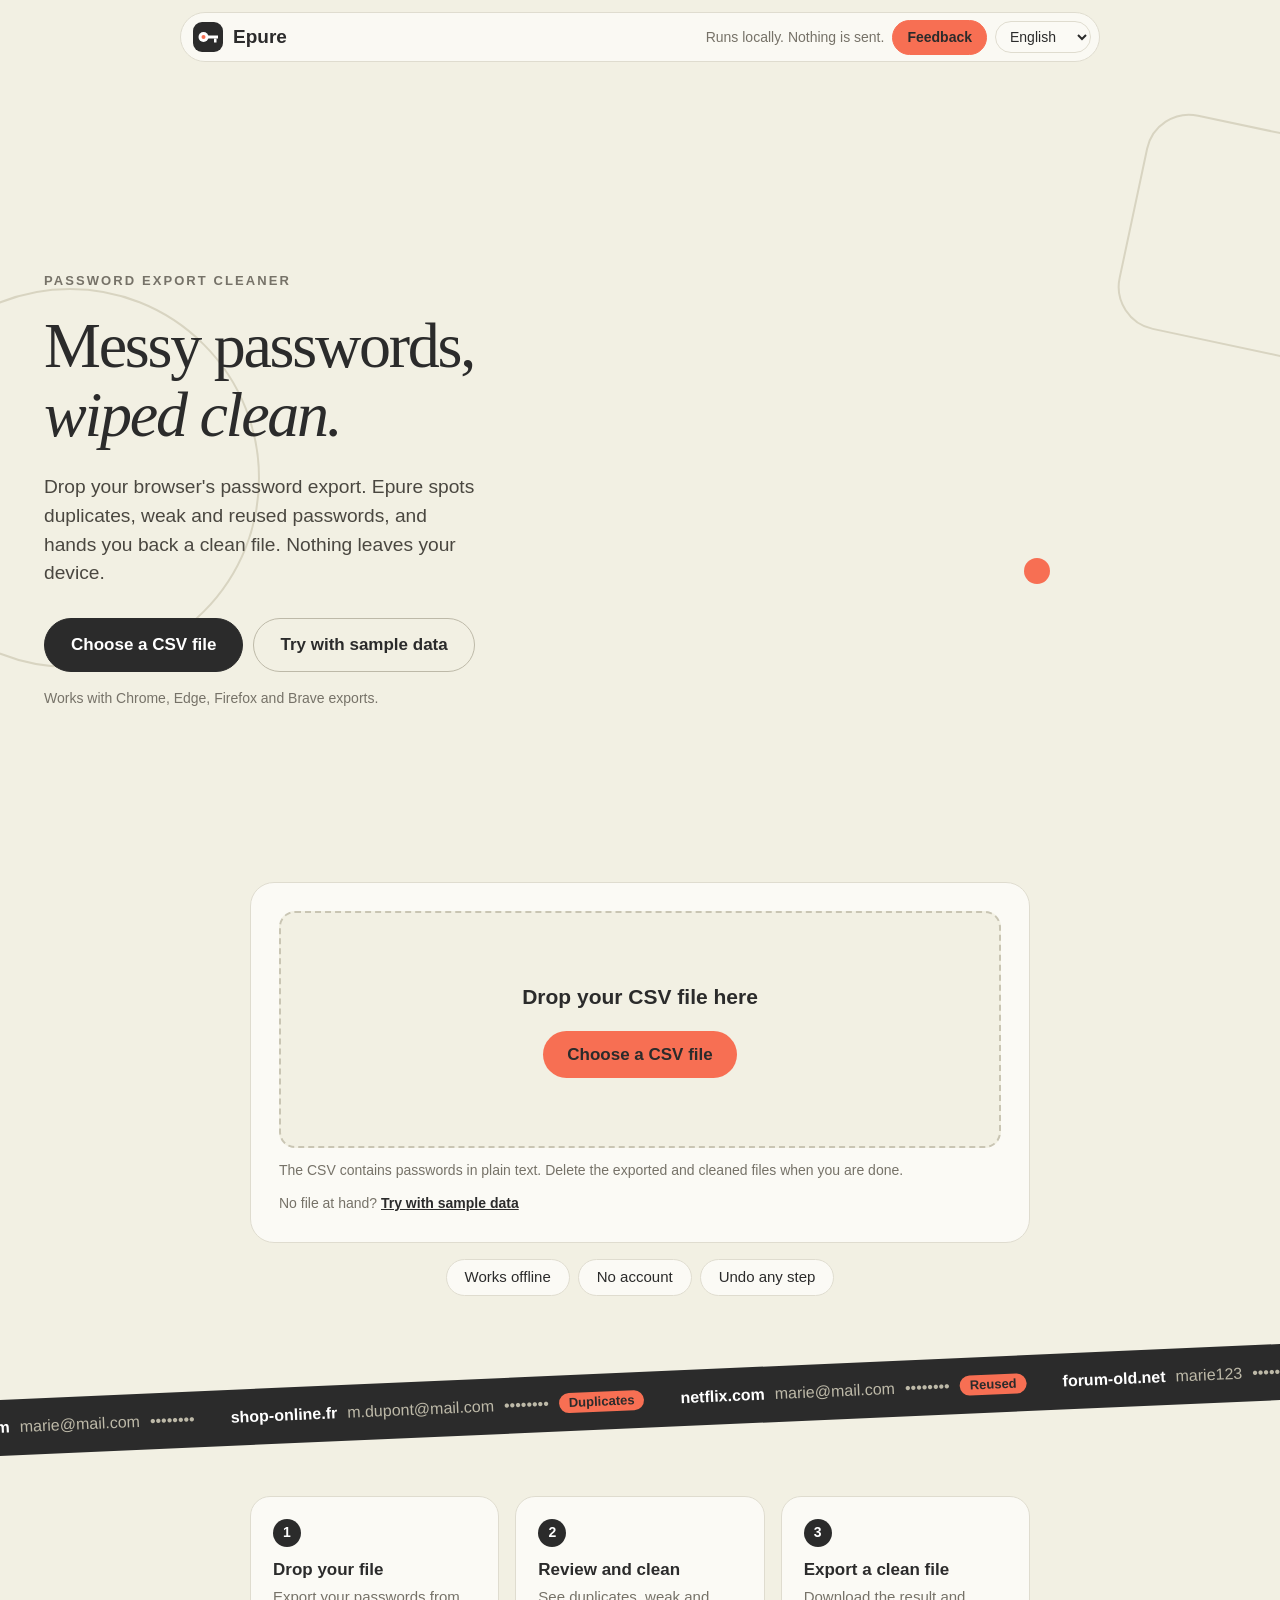
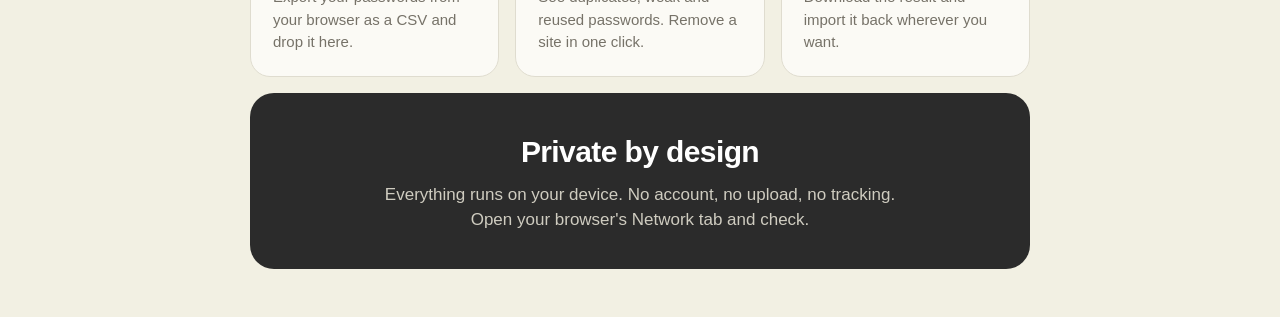
<file: index.html>
<!DOCTYPE html>
<html lang="en">
<head>
  <meta charset="utf-8">
  <meta name="viewport" content="width=device-width, initial-scale=1, viewport-fit=cover">
  <title>Epure</title>
  <!-- Tab icon: the same key logo as the header, as a file next to this page (works from disk too) -->
  <link rel="icon" href="icon.svg" type="image/svg+xml">
  <link rel="stylesheet" href="css/style.css">
</head>
<body>

<!--
  How text works on this page:
  Elements are written empty here. JavaScript fills them in the chosen language (see js/i18n.js).
    data-text="key"        -> the element's text
    data-placeholder="key" -> the placeholder of an input
    data-aria-label="key"  -> the label read by screen readers
-->

<!-- ===== Header ===== -->
<header>
  <div class="header-bar">
    <button class="logo" id="home-button" data-aria-label="backHome">
      <svg width="30" height="30" viewBox="0 0 30 30" aria-hidden="true">
        <rect width="30" height="30" rx="9" fill="#2b2b2b"/>
        <circle cx="10.5" cy="15" r="5" fill="#fff"/>
        <circle cx="10.5" cy="15" r="2" fill="#f76f53"/>
        <rect x="15" y="13.5" width="10" height="3" fill="#fff"/>
        <rect x="21" y="16.5" width="2.5" height="4" fill="#fff"/>
      </svg>
      <span>Epure</span>
    </button>
    <span class="header-local" data-text="headerLocal"></span>
    <div class="header-end">
      <a class="feedback-button" id="feedback-link" data-text="feedback" target="_blank" rel="noopener" hidden></a>
      <select id="language" aria-label="Language">
        <option value="en">English</option>
        <option value="fr">Français</option>
        <option value="es">Español</option>
      </select>
    </div>
  </div>
</header>

<!-- ===== Hero (home screen only) ===== -->
<section class="hero" id="hero">
  <div class="hero-content">
    <p class="eyebrow" data-text="heroEyebrow"></p>
    <h1>
      <span class="line" data-text="heroTitleLine1"></span>
      <span class="line italic" data-text="heroTitleLine2"></span>
    </h1>
    <p class="hero-text" data-text="heroText"></p>
    <div class="hero-buttons">
      <!-- A <label for="file-input"> opens the file picker of that input when clicked -->
      <label class="dark-button" for="file-input" data-text="chooseFile"></label>
      <button class="dark-button outline" id="try-sample" data-text="trySample"></button>
    </div>
    <small data-text="heroNote"></small>
  </div>
  <div class="hero-video" aria-hidden="true">
    <video id="hero-video" src="assets/hero.mp4" autoplay muted loop playsinline preload="auto"></video>
  </div>
</section>

<!-- ===== Main area =====
     "home-mode" = home screen. app.js removes it once a file is loaded (work mode). -->
<main class="home-mode">

  <!-- Sidebar (work mode only) -->
  <aside>
    <div class="card" id="summary-card" hidden>
      <h2 data-text="summaryTitle"></h2>
      <div class="stat"><span data-text="statEntries"></span><b id="stat-all">0</b></div>
      <div class="stat"><span data-text="statDuplicates"></span><b id="stat-duplicates">0</b></div>
      <div class="stat"><span data-text="statWeak"></span><b id="stat-weak">0</b></div>
      <div class="stat"><span data-text="statReused"></span><b id="stat-reused">0</b></div>
      <div class="stat"><span data-text="statEmpty"></span><b id="stat-empty">0</b></div>
    </div>
    <div class="card" id="top-sites-card" hidden>
      <h2 data-text="topSitesTitle"></h2>
      <div id="top-sites-list"></div>
    </div>
  </aside>

  <section>
    <p class="sample-banner" id="sample-banner" data-text="sampleBanner" hidden></p>

    <!-- Status message after each action, with an Undo button -->
    <div class="message" id="message" role="status" hidden>
      <span id="message-text"></span>
      <button id="undo-button" data-text="undo"></button>
    </div>

    <!-- Import card (both modes) -->
    <div class="card" id="import-card">
      <h2 data-text="importTitle"></h2>
      <label class="drop-zone" id="drop-zone">
        <b data-text="dropTitle"></b>
        <span class="fake-button" data-text="chooseFile"></span>
        <input type="file" id="file-input" accept=".csv,text/csv">
      </label>
      <p class="small-note" data-text="plainTextWarning"></p>
      <p class="small-note">
        <span data-text="noFileAtHand"></span>
        <button class="inline-link" id="try-sample-link" data-text="trySample"></button>
      </p>
    </div>

    <!-- Presentation sections (home mode only) -->
    <div class="pills home-only">
      <span data-text="pillOffline"></span>
      <span data-text="pillNoAccount"></span>
      <span data-text="pillUndo"></span>
    </div>

    <div class="ribbon home-only" aria-hidden="true">
      <div class="ribbon-band"><div class="ribbon-track" id="ribbon-track"></div></div>
    </div>

    <div class="steps home-only" id="how-it-works">
      <div class="step"><span class="step-number">1</span><b data-text="step1Title"></b><p data-text="step1Text"></p></div>
      <div class="step"><span class="step-number">2</span><b data-text="step2Title"></b><p data-text="step2Text"></p></div>
      <div class="step"><span class="step-number">3</span><b data-text="step3Title"></b><p data-text="step3Text"></p></div>
    </div>

    <div class="trust home-only">
      <b data-text="trustTitle"></b>
      <p data-text="trustText"></p>
    </div>

    <!-- Workspace (work mode only) -->
    <div id="workspace" hidden>

      <!-- Shown after an export -->
      <div class="card feedback-card" id="feedback-card" hidden>
        <div>
          <b data-text="feedbackCardTitle"></b>
          <span class="muted" data-text="feedbackCardText"></span>
        </div>
        <div class="button-group">
          <a class="dark-button" id="feedback-card-link" data-text="giveFeedback" target="_blank" rel="noopener"></a>
          <button class="secondary" id="feedback-card-close" data-text="close"></button>
        </div>
      </div>

      <!-- Clean up tools -->
      <div class="card">
        <h2 data-text="cleanUpTitle"></h2>

        <div class="tool">
          <div><b data-text="removeSiteTitle"></b><span class="muted" data-text="removeSiteText"></span></div>
          <span></span>
          <div class="input-row">
            <input type="text" id="site-input" class="grow" autocomplete="off" spellcheck="false" data-placeholder="siteExample" data-aria-label="columnSite">
            <span class="muted" id="site-match-count"></span>
            <button id="remove-site" data-text="remove" disabled></button>
            <!-- data-undo: this small Undo only works right after the matching action -->
            <button class="secondary" data-undo="site" data-text="undo" disabled></button>
          </div>
        </div>

        <div class="tool">
          <div><b data-text="removeDuplicatesTitle"></b><span class="muted" data-text="removeDuplicatesText"></span></div>
          <div class="button-group">
            <button class="secondary" id="remove-duplicates" data-text="remove"></button>
            <button class="secondary" data-undo="duplicates" data-text="undo" disabled></button>
          </div>
        </div>

        <div class="tool">
          <div><b data-text="removeEmptyTitle"></b><span class="muted" data-text="removeEmptyText"></span></div>
          <div class="button-group">
            <button class="secondary" id="remove-empty" data-text="remove"></button>
            <button class="secondary" data-undo="empty" data-text="undo" disabled></button>
          </div>
        </div>

        <!-- One form for both adding and editing (see the "Add / edit" section of app.js) -->
        <div class="tool" id="entry-form">
          <div><b id="entry-form-title"></b><span class="muted" data-text="addEntryText"></span></div>
          <span></span>
          <div class="input-row">
            <input type="text" id="entry-site" class="grow" data-placeholder="sitePlaceholder" data-aria-label="columnSite" autocomplete="off">
            <input type="text" id="entry-username" class="grow" data-placeholder="columnUsername" data-aria-label="columnUsername" autocomplete="off">
            <input type="text" id="entry-password" class="grow" data-placeholder="columnPassword" data-aria-label="columnPassword" autocomplete="off" spellcheck="false">
            <button id="entry-save"></button>
            <button class="secondary" id="entry-cancel" data-text="cancel" hidden></button>
          </div>
        </div>

        <div class="tool">
          <div><b data-text="restoreTitle"></b><span class="muted" data-text="restoreText"></span></div>
          <button class="secondary" id="restore-original" data-text="restore" disabled></button>
        </div>

        <div class="tool">
          <div><b data-text="exportTitle"></b><span class="muted" data-text="exportText"></span></div>
          <button id="export-csv" data-text="exportButton"></button>
        </div>
      </div>

      <!-- Entries table -->
      <div class="card">
        <h2 data-text="entriesTitle"></h2>
        <div class="input-row">
          <input type="search" id="search" class="grow" autocomplete="off" spellcheck="false" data-placeholder="searchPlaceholder" data-aria-label="searchPlaceholder">
          <button class="secondary" id="remove-selected" disabled></button>
        </div>
        <div class="filter-tabs" id="filter-tabs"></div>
        <div class="table-wrap">
          <table>
            <thead>
              <tr>
                <th><input type="checkbox" id="select-all" data-aria-label="selectAll"></th>
                <th data-text="columnSite"></th>
                <th data-text="columnUsername"></th>
                <th data-text="columnPassword"></th>
                <th data-text="columnStatus"></th>
                <th></th>
              </tr>
            </thead>
            <!-- Rows are generated by renderTable() in app.js -->
            <tbody id="table-body"></tbody>
          </table>
          <div class="empty-state" id="no-entries" data-text="noEntries" hidden></div>
        </div>
        <p class="muted table-cap" id="table-cap" hidden></p>
      </div>
    </div>
  </section>
</main>

<div class="background-shapes" aria-hidden="true">
  <i class="shape-circle"></i>
  <i class="shape-square"></i>
  <i class="shape-dot"></i>
</div>

<!--
  Plain <script> tags (no "import"), so the page also works when opened by double-click (file://).
  They all share the same global scope, so order matters: app.js uses functions from the files before it.
-->
<script src="js/i18n.js"></script>
<script src="js/csv.js"></script>
<script src="js/analysis.js"></script>
<script src="js/sample-data.js"></script>
<script src="js/app.js"></script>
</body>
</html>
</file>
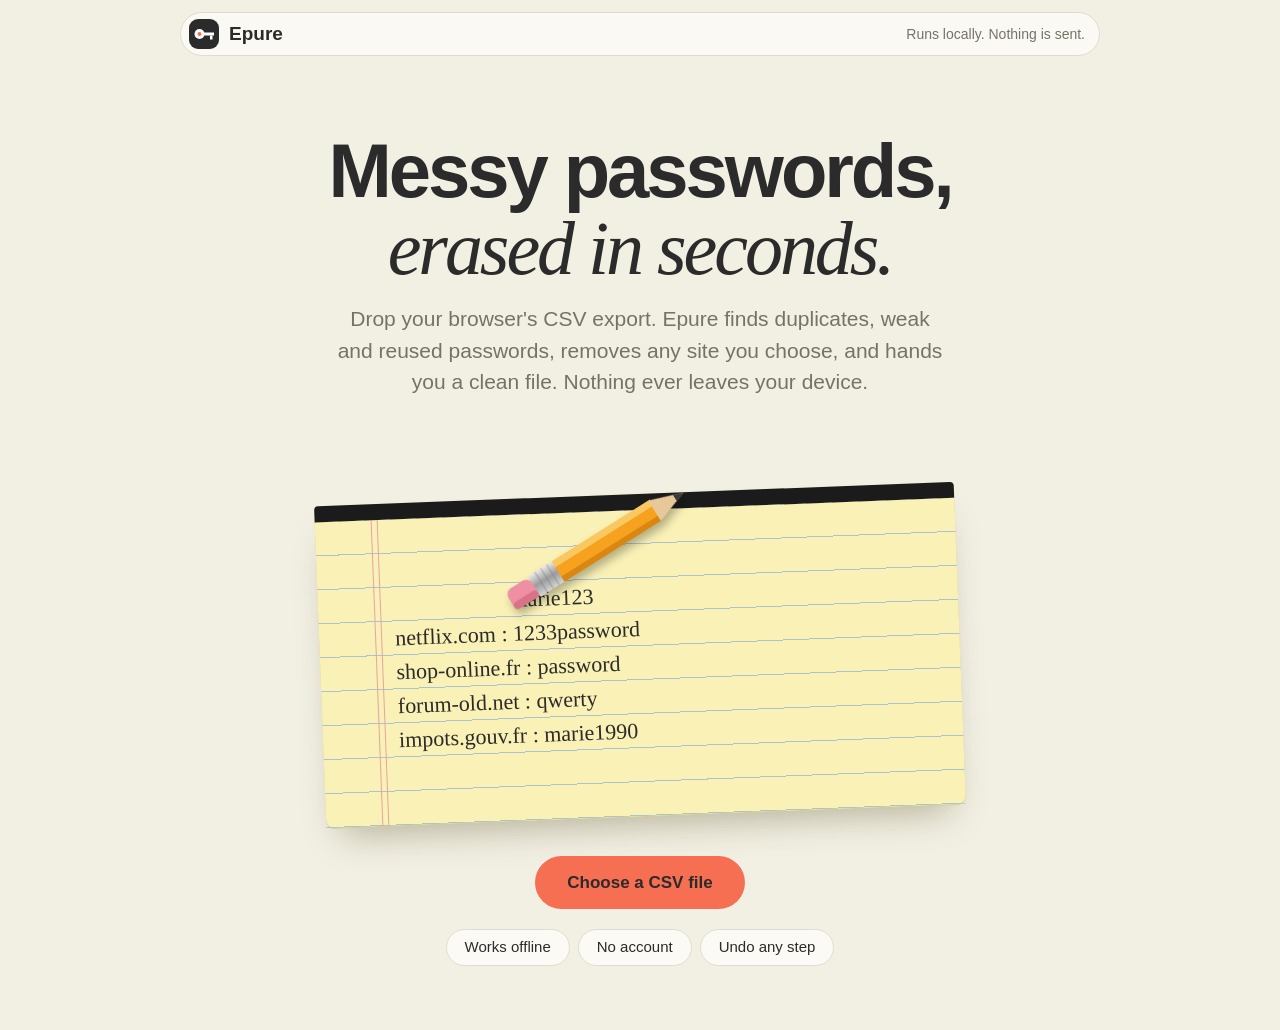
<file: epure-prototype.html>
<!DOCTYPE html>
<html lang="en">
<head>
<meta charset="utf-8">
<meta name="viewport" content="width=device-width, initial-scale=1, viewport-fit=cover">
<title>Epure - Prototype</title>
<style>
:root{--bg:#f2f0e3;--card:#fbfaf5;--ink:#2b2b2b;--mute:#767268;--line:#dfdccf;--acc:#f76f53;--accd:#e55a3d;--pad:#f9f1b5;--rule:#a9c3d3}
*{box-sizing:border-box}
body{margin:0;overflow-x:hidden;background:var(--bg);color:var(--ink);font:17px/1.5 Inter,-apple-system,"Segoe UI",Roboto,Helvetica,Arial,sans-serif;-webkit-font-smoothing:antialiased}
header{position:sticky;top:0;z-index:10;padding:12px clamp(12px,3vw,24px)}
.bar{max-width:920px;margin:0 auto;background:rgba(251,250,245,.92);backdrop-filter:blur(10px);border:1px solid var(--line);border-radius:999px;padding:6px 14px 6px 8px;display:flex;align-items:center;gap:10px}
.logo{display:flex;align-items:center;gap:10px;font-weight:700;font-size:19px}
.local{margin-left:auto;color:var(--mute);font-size:14px}
main{max-width:860px;margin:0 auto;padding:clamp(28px,6vw,64px) clamp(12px,3vw,24px) 64px;text-align:center}
@keyframes up{from{opacity:0;transform:translateY(18px)}}
h1{font-size:clamp(36px,7.5vw,76px);line-height:1.02;letter-spacing:-.04em;margin:0 0 16px;font-weight:700}
h1 .l{display:block;animation:up .8s cubic-bezier(.2,.7,.2,1) both}
.ser{font-family:ui-serif,"Iowan Old Style","Palatino Linotype",Georgia,serif;font-style:italic;font-weight:500;animation-delay:.12s!important}
.sub{color:var(--mute);font-size:clamp(17px,2.4vw,21px);max-width:620px;margin:0 auto;animation:up .8s .25s both}

.scene{width:min(640px,92vw);margin:96px auto 40px;position:relative;animation:up .9s .4s both}
.pad{position:relative;background:var(--pad);border-radius:4px 4px 8px 8px;transform:rotate(-2.2deg);padding-top:16px;text-align:left;box-shadow:0 1px 0 #d6cd8e,0 22px 36px -16px rgba(60,50,10,.35)}
.pad::before{content:"";position:absolute;inset:0 0 auto 0;height:16px;background:#1b1b1b;border-radius:4px 4px 0 0}
.pad::after{content:"";position:absolute;top:16px;bottom:0;left:56px;width:5px;border-left:1px solid #e7a3a3;border-right:1px solid #e7a3a3}
.sheet{position:relative;height:306px;background:repeating-linear-gradient(to bottom,transparent 0 33px,var(--rule) 33px 34px)}
.ln{position:absolute;left:0;right:0;height:34px;padding-left:76px;font:22px/34px "Segoe Print","Bradley Hand","Chalkboard SE","Marker Felt","Comic Sans MS",cursive;white-space:nowrap}
.tx{display:inline-block}
.pencil{position:absolute;left:0;top:0;width:210px;height:26px;margin-top:-13px;transform-origin:0 50%;pointer-events:none;filter:drop-shadow(0 6px 4px rgba(0,0,0,.28));z-index:3;will-change:transform}
.crumb{position:absolute;width:4px;height:3px;border-radius:2px;background:#e58aa0;pointer-events:none;animation:fall .8s ease-in forwards}
@keyframes fall{to{transform:translate(var(--dx),24px);opacity:0}}

.cta{display:inline-block;background:var(--acc);color:var(--ink);font:inherit;font-weight:600;border:0;border-radius:999px;padding:14px 32px;cursor:pointer;transition:background .15s,transform .15s;animation:up .8s .6s both}
.cta:hover{background:var(--accd);transform:translateY(-1px)}
.cta:focus-visible{outline:2px solid var(--ink);outline-offset:3px}
.pills{display:flex;gap:8px;justify-content:center;flex-wrap:wrap;margin-top:20px;animation:up .8s .7s both}
.pills span{border:1px solid var(--line);border-radius:999px;padding:6px 18px;font-size:15px;background:var(--card)}
@media(max-width:520px){.ln{font-size:17px;padding-left:60px}.pad::after{left:44px}.scene{margin-top:84px}.local{display:none}}
@media(prefers-reduced-motion:reduce){*{animation:none!important;transition:none!important}}
</style>
</head>
<body>
<header><div class="bar">
<div class="logo">
<svg width="30" height="30" viewBox="0 0 30 30" aria-hidden="true"><rect width="30" height="30" rx="9" fill="#2b2b2b"/><circle cx="10.5" cy="15" r="5" fill="#fff"/><circle cx="10.5" cy="15" r="2" fill="#f76f53"/><rect x="15" y="13.5" width="10" height="3" fill="#fff"/><rect x="21" y="16.5" width="2.5" height="4" fill="#fff"/></svg>
<span>Epure</span></div>
<span class="local">Runs locally. Nothing is sent.</span>
</div></header>

<main>
<h1><span class="l">Messy passwords,</span><span class="l ser">erased in seconds.</span></h1>
<p class="sub">Drop your browser's CSV export. Epure finds duplicates, weak and reused passwords, removes any site you choose, and hands you a clean file. Nothing ever leaves your device.</p>

<div class="scene" aria-hidden="true">
<div class="pad"><div class="sheet" id="sheet">
<svg class="pencil" id="pen" viewBox="0 0 210 26">
<defs><linearGradient id="metal" x1="0" y1="0" x2="0" y2="1"><stop offset="0" stop-color="#e9e9e9"/><stop offset=".5" stop-color="#9c9c9c"/><stop offset="1" stop-color="#d4d4d4"/></linearGradient></defs>
<rect x="0" y="2" width="28" height="22" rx="7" fill="#ee8fa3"/>
<rect x="0" y="16" width="28" height="8" rx="4" fill="#d9738a"/>
<rect x="28" y="1" width="28" height="24" fill="url(#metal)"/>
<path d="M36 1v24M43 1v24M50 1v24" stroke="#777" stroke-width="1" opacity=".55"/>
<rect x="56" y="1" width="116" height="24" fill="#f6a21e"/>
<rect x="56" y="1" width="116" height="7" fill="#fbc760"/>
<rect x="56" y="19" width="116" height="6" fill="#d98710"/>
<polygon points="170,1 170,25 204,13" fill="#e8c79a"/>
<polygon points="194,9.5 194,16.5 204,13" fill="#3a3a3a"/>
</svg>
</div></div>
</div>

<button class="cta" type="button">Choose a CSV file</button>
<div class="pills"><span>Works offline</span><span>No account</span><span>Undo any step</span></div>
</main>

<script>
const sheet=document.getElementById('sheet'),pen=document.getElementById('pen');
const DATA=['github.com : marie123','netflix.com : 1233password','shop-online.fr : password','forum-old.net : qwerty','impots.gouv.fr : marie1990'];
const R0=2,RH=34,D=2100,MOVE=.14,REST=1900,TOTAL=DATA.length*D+REST;
sheet.insertAdjacentHTML('afterbegin',DATA.map((d,i)=>`<div class="ln" style="top:${(i+R0)*RH}px"><span class="tx">${d}</span></div>`).join(''));
const clamp=(v,a,b)=>Math.min(b,Math.max(a,v)),ease=k=>k<.5?2*k*k:1-Math.pow(-2*k+2,2)/2;
let M=[];
function measure(){M=[...document.querySelectorAll('.tx')].map((tx,i)=>({tx,x0:tx.offsetLeft,w:tx.offsetWidth,y:(i+R0)*RH+20}))}
function place(x,y){pen.style.transform=`translate(${x}px,${y}px) rotate(-30deg)`}
let lastCrumb=0;
function crumb(x,y){const c=document.createElement('i');c.className='crumb';c.style.left=x+'px';c.style.top=y+'px';c.style.setProperty('--dx',(Math.random()*30-15)+'px');sheet.appendChild(c);setTimeout(()=>c.remove(),850)}
function frame(now){
const t=now%TOTAL,n=M.length,end=n*D,W=sheet.offsetWidth;
M.forEach((m,j)=>{
 let p=clamp((t-j*D-MOVE*D)/(D*(1-MOVE)),0,1),op=1;
 if(t>=end){const q=(t-end)/REST;if(q>.5){p=0;op=(q-.5)/.5}else p=1}
 m.tx.style.clipPath=`inset(0 0 0 ${p*100}%)`;m.tx.style.opacity=op});
const last=M[n-1],lx=last.x0+last.w,ly=last.y;
if(t<end){
 const i=Math.floor(t/D),u=(t-i*D)/D,m=M[i];
 const from=i?{x:M[i-1].x0+M[i-1].w,y:M[i-1].y}:{x:W+70,y:-80};
 if(u<MOVE){const k=ease(u/MOVE);place(from.x+(m.x0-from.x)*k,from.y+(m.y-from.y)*k-Math.sin(k*Math.PI)*16)}
 else{const p=(u-MOVE)/(1-MOVE),x=m.x0+p*m.w+Math.sin(now/60)*9,y=m.y+Math.cos(now/90)*1.6;place(x,y);
  if(now-lastCrumb>75){lastCrumb=now;crumb(x,y+10)}}
}else{
 const k=ease(clamp((t-end)/(REST*.5),0,1));place(lx+(W+70-lx)*k,ly-100*k)}
requestAnimationFrame(frame)}
measure();
addEventListener('resize',measure);
if(document.fonts&&document.fonts.ready)document.fonts.ready.then(measure);
if(matchMedia('(prefers-reduced-motion:reduce)').matches){
 M.forEach((m,j)=>{if(j<2)m.tx.style.clipPath='inset(0 0 0 100%)'});place(M[2].x0,M[2].y)
}else requestAnimationFrame(frame);
</script>
</body>
</html>
</file>
<file: css/style.css>
/* =========================================================
   Épure - styles
   Order: colors > base > header > hero > home page sections
          > cards and buttons > workspace (tools + table)
          > responsive (tablet, phone) > reduced motion
   ========================================================= */


/* ---------- Colors and fonts ----------
   CSS variables: defined once here, reused everywhere with var(--name).
   Changing a color here changes it on the whole site. */
:root {
  --serif: "Iowan Old Style", "Palatino Linotype", "Book Antiqua", Palatino, Georgia, serif;
  --bg: #f2f0e3;          /* page background (warm beige) */
  --card: #fbfaf5;        /* cards */
  --ink: #2b2b2b;         /* main text, dark buttons */
  --muted: #767268;       /* secondary text */
  --line: #dfdccf;        /* borders */
  --soft: #ebe8da;        /* hover backgrounds */
  --accent: #f76f53;      /* coral */
  --accent-dark: #e55a3d; /* coral on hover */

  /* The site is light-only. This tells the browser, so its own parts (scrollbar, form controls)
     stay light even when the visitor's browser or system is in dark mode. */
  color-scheme: light;
  /* Thin scrollbar in the site's colors: thumb color, then track color */
  scrollbar-color: #c9c5b3 var(--bg);
  scrollbar-width: thin;
}


/* ---------- Base ---------- */
* {
  box-sizing: border-box; /* width includes padding and border, much easier to reason about */
}

body {
  margin: 0;
  overflow-x: hidden; /* the hero video and the ribbon are wider than the screen on purpose */
  background: var(--bg);
  color: var(--ink);
  font: 17px/1.5 Inter, -apple-system, "Segoe UI", Roboto, Helvetica, Arial, sans-serif;
  -webkit-font-smoothing: antialiased;
}

/* The "hidden" attribute must always win, even over display:flex rules below */
[hidden] {
  display: none !important;
}

h2 {
  font-size: 18px;
  margin: 0 0 12px;
  font-weight: 650;
}

.muted {
  color: var(--muted);
}


/* ---------- Header ----------
   Sticky: stays at the top of the screen while you scroll. */
header {
  position: sticky;
  top: 0;
  z-index: 5;
  padding: 12px clamp(12px, 3vw, 24px);
}

.header-bar {
  max-width: 920px;
  margin: 0 auto;
  background: rgba(251, 250, 245, .92);
  backdrop-filter: blur(10px); /* frosted glass effect over the page behind */
  border: 1px solid var(--line);
  border-radius: 999px;
  padding: 6px 8px;
  display: flex;
  align-items: center;
  gap: 8px;
}

.logo {
  display: flex;
  align-items: center;
  gap: 10px;
  background: none;
  border: 0;
  color: var(--ink);
  padding: 3px 12px 3px 4px;
  border-radius: 999px;
  font-weight: 700;
  font-size: 19px;
  cursor: pointer;
}
.logo:hover { background: var(--soft); }
.logo svg { transition: transform .3s; }
.logo:hover svg { transform: rotate(-14deg); }

.header-local {
  margin-left: auto; /* pushes this and everything after it to the right */
  color: var(--muted);
  font-size: 14px;
}

.header-end {
  display: flex;
  align-items: center;
  gap: 8px;
}

.feedback-button {
  font-size: 14px;
  font-weight: 600;
  color: var(--ink); /* dark text: white is not readable on coral */
  text-decoration: none;
  background: var(--accent);
  border: 1px solid var(--accent);
  border-radius: 999px;
  padding: 6px 14px;
  transition: background .15s;
}
.feedback-button:hover {
  background: var(--accent-dark);
  border-color: var(--accent-dark);
}

select {
  font: inherit;
  font-size: 14px;
  border: 1px solid var(--line);
  background: var(--card);
  border-radius: 999px;
  padding: 6px 10px;
  color: var(--ink);
  cursor: pointer;
}


/* ---------- Hero ----------
   Two layers stacked in the same box:
   - layer 0: the eraser video (.hero-video), position:absolute so it does not push the text
   - layer 1: the text (.hero-content), drawn on top thanks to z-index
   The video background is already the page beige; a mask fades its edges so no border shows. */
.hero {
  position: relative;
  overflow: hidden;
  min-height: min(88vh, 820px);
  display: flex;
  align-items: center;
  padding: clamp(24px, 5vw, 64px) 0 24px;
}

.hero-content {
  position: relative;
  z-index: 1;
  width: 100%;
  max-width: 1240px;
  margin: 0 auto;
  padding: 0 clamp(16px, 3vw, 24px);
}
.hero-content > * {
  max-width: 560px;
}

.eyebrow {
  margin: 0 0 20px;
  font-size: 13px;
  font-weight: 600;
  letter-spacing: .16em;
  text-transform: uppercase;
  color: var(--muted);
}

.hero h1 {
  font-family: var(--serif);
  font-weight: 400;
  font-size: clamp(44px, 5vw, 78px); /* clamp(min, preferred, max): grows with the screen width */
  line-height: 1.08; /* enough room so the "p" of line 1 doesn't touch the "l" of line 2 */
  letter-spacing: -.035em;
  margin: 0 0 24px;
}
.hero h1 .line {
  display: block;
  white-space: nowrap; /* each half of the title stays on one line on large screens */
}
.hero h1 .italic {
  font-style: italic;
}

.hero-text {
  font-size: clamp(17px, 1.5vw, 20px);
  color: #4a4740;
  max-width: 440px;
  margin: 0 0 30px;
}

.hero-buttons {
  display: flex;
  flex-wrap: wrap;
  gap: 10px;
  align-items: center;
}

.hero small {
  display: block;
  margin-top: 16px;
  color: var(--muted);
  font-size: 14px;
}

.hero-video {
  position: absolute;
  z-index: 0;
  top: 0;
  right: 0;
  bottom: 0;
  width: min(74vw, 1400px);
  pointer-events: none; /* clicks and drops go through to the hero */
}
.hero-video video {
  display: block;
  width: 100%;
  height: 100%;
  object-fit: cover; /* fills the box without stretching, like a background photo */
  object-position: 20% 0;
  animation: fade-in 1.4s .2s both;
  /* The mask works like a stencil: black = visible, transparent = hidden.
     A radial gradient makes the video fade out softly toward its edges. */
  -webkit-mask-image: radial-gradient(ellipse 75% 85% at 60% 35%, #000 50%, transparent 100%);
          mask-image: radial-gradient(ellipse 75% 85% at 60% 35%, #000 50%, transparent 100%);
}

/* Dashed outline while a file is dragged over the hero */
.hero.drag-over::after {
  content: "";
  position: absolute;
  inset: 8px;
  border: 2px dashed var(--accent);
  border-radius: 28px;
  pointer-events: none;
}

/* Entrance animations: each hero element slides up, one after the other */
.hero-content > * { animation: slide-up .8s cubic-bezier(.2, .7, .2, 1) both; }
.hero h1 { animation-delay: .08s; }
.hero-text { animation-delay: .18s; }
.hero-buttons { animation-delay: .28s; }
.hero small { animation-delay: .36s; }

@keyframes slide-up { from { opacity: 0; transform: translateY(18px); } }
@keyframes fade-in { from { opacity: 0; transform: translateY(20px); } }


/* ---------- Page layout ----------
   Two modes, switched by the "home-mode" class on <main>:
   - home mode: one centered column with the import card and the presentation sections
   - work mode: sidebar (summary, top sites) + workspace */
main {
  max-width: 1240px;
  margin: 16px auto 48px;
  padding: 0 clamp(12px, 3vw, 24px);
  display: grid;
  grid-template-columns: 300px minmax(0, 1fr);
  gap: 20px;
  align-items: start;
}
main > * {
  min-width: 0; /* lets the table scroll inside its box instead of stretching the page */
}

main.home-mode {
  grid-template-columns: minmax(0, 780px);
  justify-content: center;
}
main.home-mode aside,
main.home-mode #import-card h2 {
  display: none;
}

/* Elements only visible on the home screen */
.home-only { display: none; }
main.home-mode .home-only { display: block; }
main.home-mode .pills { display: flex; }
main.home-mode .steps { display: grid; }


/* ---------- Home page sections ---------- */
.pills {
  gap: 8px;
  justify-content: center;
  flex-wrap: wrap;
  margin-top: 16px;
}
.pills span {
  border: 1px solid var(--line);
  border-radius: 999px;
  padding: 6px 18px;
  font-size: 15px;
  background: var(--card);
}

/* Tilted dark band with fake password rows scrolling sideways.
   The track contains the items twice; moving it by -50% loops seamlessly. */
.ribbon {
  width: 100vw;
  margin: 48px 0 40px calc(50% - 50vw); /* breaks out of the centered column to full screen width */
  overflow: hidden;
  padding: 28px 0;
}
.ribbon-band {
  background: var(--ink);
  color: #fff;
  width: 112vw;
  margin-left: -6vw;
  transform: rotate(-2.5deg);
  padding: 16px 0;
  overflow: hidden;
}
.ribbon-track {
  display: flex;
  width: max-content;
  animation: ribbon-scroll 45s linear infinite;
}
.ribbon-item {
  display: flex;
  align-items: center;
  gap: 10px;
  margin-right: 36px;
  white-space: nowrap;
  font-size: 16px;
}
.ribbon-item b { font-weight: 600; }
.ribbon-item span { color: #bdb9a8; }
.ribbon-tag {
  font-style: normal;
  background: var(--accent);
  color: var(--ink);
  border-radius: 999px;
  padding: 0 10px;
  font-size: 13px;
  font-weight: 600;
}
@keyframes ribbon-scroll { to { transform: translateX(-50%); } }

.steps {
  gap: 16px;
  grid-template-columns: repeat(3, 1fr);
}
.step {
  background: var(--card);
  border: 1px solid var(--line);
  border-radius: 20px;
  padding: 22px;
}
.step-number {
  display: inline-grid;
  place-items: center;
  width: 28px;
  height: 28px;
  border-radius: 50%;
  background: var(--ink);
  color: #fff;
  font-size: 14px;
  font-weight: 700;
  margin-bottom: 10px;
}
.step b {
  display: block;
  font-size: 17px;
  margin-bottom: 4px;
}
.step p {
  margin: 0;
  color: var(--muted);
  font-size: 15px;
}

.trust {
  background: var(--ink);
  color: #fff;
  border-radius: 24px;
  padding: 36px 24px;
  margin-top: 16px;
  text-align: center;
}
.trust b {
  font-size: clamp(22px, 4vw, 30px);
  display: block;
  margin-bottom: 8px;
  letter-spacing: -.02em;
}
.trust p {
  margin: 0 auto;
  max-width: 520px;
  color: #cfccc0;
}

/* Soft shapes drifting in the background of the home screen */
.background-shapes {
  position: fixed;
  inset: 0;
  z-index: -1;
  pointer-events: none;
  overflow: hidden;
}
.background-shapes i {
  position: absolute;
  display: block;
}
.shape-circle {
  width: 380px;
  height: 380px;
  border: 2px solid #d8d4c1;
  border-radius: 50%;
  left: -120px;
  top: 32%;
  animation: drift 14s ease-in-out infinite;
}
.shape-square {
  width: 220px;
  height: 220px;
  border: 2px solid #d8d4c1;
  border-radius: 44px;
  right: -70px;
  top: 14%;
  rotate: 12deg;
  animation: drift 18s ease-in-out infinite reverse;
}
.shape-dot {
  width: 26px;
  height: 26px;
  border-radius: 50%;
  background: var(--accent);
  right: 18%;
  top: 62%;
  animation: drift 9s ease-in-out infinite;
}
main:not(.home-mode) ~ .background-shapes { display: none; }
@keyframes drift { 50% { translate: 0 -22px; } }


/* ---------- Cards ---------- */
.card {
  background: var(--card);
  border: 1px solid var(--line);
  border-radius: 24px;
  padding: 28px;
  margin-bottom: 16px;
}
.card:last-child { margin-bottom: 0; }


/* ---------- Buttons ----------
   Default <button>: coral. Variants are added with classes. */
button {
  font: inherit;
  font-weight: 600;
  border-radius: 999px;
  padding: 11px 24px;
  border: 1px solid var(--accent);
  background: var(--accent);
  color: var(--ink);
  cursor: pointer;
  transition: background .15s;
}
button:hover { background: var(--accent-dark); }
button:disabled {
  opacity: .4;
  cursor: default;
}

/* Outlined secondary button */
button.secondary {
  background: transparent;
  border-color: #bdb9a8;
}
button.secondary:hover { background: var(--soft); }

/* Dark pill (hero "Choose a CSV file", feedback card). Works on <button>, <a> and <label>. */
.dark-button {
  display: inline-block;
  font-weight: 600;
  border-radius: 999px;
  padding: 13px 26px;
  background: var(--ink);
  color: #fff;
  border: 1px solid var(--ink);
  cursor: pointer;
  text-decoration: none;
  transition: background .15s, transform .15s;
}
.dark-button:hover {
  background: #000;
  transform: translateY(-1px);
}
.dark-button.outline {
  background: transparent;
  color: var(--ink);
  border-color: #bdb9a8;
}
.dark-button.outline:hover { background: var(--soft); }

/* Looks like a link, behaves like a button */
.inline-link {
  background: none;
  border: 0;
  border-radius: 0;
  padding: 0;
  color: var(--ink);
  font-weight: 600;
  text-decoration: underline;
}
.inline-link:hover {
  background: none;
  color: var(--accent-dark);
}

/* Small underlined button inside the table (Show / Hide / Edit) */
.text-button {
  background: none;
  color: var(--muted);
  border: 0;
  padding: 0 6px;
  font-weight: 500;
  text-decoration: underline;
}
.text-button:hover {
  background: none;
  color: var(--ink);
}

/* Visible keyboard focus, for people who navigate with Tab */
button:focus-visible,
input:focus-visible,
select:focus-visible,
label:focus-within {
  outline: 2px solid var(--ink);
  outline-offset: 2px;
}


/* ---------- Inputs ---------- */
input[type=text],
input[type=search] {
  font: inherit;
  border: 1px solid #bdb9a8;
  background: #fff;
  border-radius: 999px;
  padding: 9px 16px;
  width: 100%;
}
input[type=checkbox] { accent-color: var(--ink); }

.input-row {
  display: flex;
  gap: 8px;
  flex-wrap: wrap;
  align-items: center;
}
.grow {
  flex: 1;
  min-width: 180px;
}


/* ---------- Import card ---------- */
.drop-zone {
  display: block;
  border: 2px dashed #c9c5b3;
  border-radius: 16px;
  padding: 68px 16px;
  text-align: center;
  cursor: pointer;
  background: var(--bg);
}
.drop-zone:hover,
.drop-zone.drag-over {
  border-color: var(--accent);
  background: #fff4ef;
}
.drop-zone b {
  display: block;
  font-size: 21px;
  margin-bottom: 4px;
}
.drop-zone input { display: none; }

/* Looks like a button but is just text inside the clickable label */
.fake-button {
  display: inline-block;
  margin-top: 14px;
  background: var(--accent);
  color: var(--ink);
  font-weight: 600;
  border-radius: 999px;
  padding: 11px 24px;
}
.drop-zone:hover .fake-button { background: var(--accent-dark); }

.small-note {
  font-size: 14px;
  color: var(--muted);
  margin: 12px 0 0;
}


/* ---------- Messages and banners ---------- */
.message {
  background: var(--ink);
  color: #fff;
  border-radius: 16px;
  padding: 10px 12px 10px 18px;
  margin-bottom: 16px;
  display: flex;
  justify-content: space-between;
  align-items: center;
  gap: 12px;
}
.message button { padding: 4px 16px; }

.sample-banner {
  background: #fff4ef;
  border: 1px solid #f6c4b7;
  border-radius: 16px;
  padding: 10px 18px;
  margin: 0 0 16px;
  font-size: 15px;
}

.feedback-card {
  display: flex;
  justify-content: space-between;
  align-items: center;
  gap: 16px;
  flex-wrap: wrap;
  border-color: var(--accent);
}
.feedback-card b { display: block; }


/* ---------- Sidebar: summary and top sites ---------- */
.stat {
  display: flex;
  justify-content: space-between;
  padding: 7px 0;
  border-bottom: 1px solid var(--soft);
}
.stat:last-child { border: 0; }
.stat b { font-variant-numeric: tabular-nums; } /* digits of equal width, numbers line up */

.site-row {
  display: flex;
  justify-content: space-between;
  width: 100%;
  background: none;
  color: var(--ink);
  border: 0;
  border-radius: 10px;
  padding: 6px 8px;
  font-weight: 400;
  text-align: left;
}
.site-row:hover { background: var(--soft); }


/* ---------- Clean up tools ----------
   Each tool is a grid: description on the left, buttons on the right. */
.tool {
  display: grid;
  grid-template-columns: 1fr auto;
  gap: 10px 16px;
  align-items: center;
  padding: 14px 0;
  border-top: 1px solid var(--soft);
}
.tool:first-of-type {
  border-top: 0;
  padding-top: 0;
}
.tool span { display: block; }
.tool .input-row { grid-column: 1 / -1; } /* the input row spans the full width */

.button-group {
  display: flex;
  gap: 8px;
}


/* ---------- Entries table ---------- */
.filter-tabs {
  display: flex;
  gap: 6px;
  flex-wrap: wrap;
  margin: 12px 0;
}
.filter-tab {
  background: transparent;
  color: var(--ink);
  border: 1px solid var(--line);
  font-weight: 500;
  padding: 4px 14px;
}
.filter-tab:hover { background: var(--soft); }
.filter-tab[aria-pressed=true] {
  background: var(--ink);
  color: #fff;
  border-color: var(--ink);
}

.table-wrap {
  overflow-x: auto;
  border: 1px solid var(--line);
  border-radius: 14px;
}
table {
  border-collapse: collapse;
  width: 100%;
}
th, td {
  text-align: left;
  padding: 10px 14px;
  border-bottom: 1px solid var(--soft);
  white-space: nowrap;
}
th {
  background: var(--bg);
  font-weight: 600;
  color: var(--muted);
  font-size: 13px;
}
tr:last-child td { border: 0; }
td.password-cell { font-family: ui-monospace, Menlo, Consolas, monospace; }

.status-tag {
  display: inline-block;
  background: var(--soft);
  border-radius: 999px;
  padding: 0 10px;
  font-size: 12px;
  margin-right: 4px;
}

.empty-state {
  padding: 28px;
  text-align: center;
  color: var(--muted);
}

.table-cap { margin: 8px 0 0; }


/* ---------- Responsive: medium screens ---------- */
@media (max-width: 1000px) {
  main { grid-template-columns: 240px minmax(0, 1fr); }
}


/* ---------- Responsive: tablets ---------- */
@media (max-width: 860px) {
  /* Hero: text first, video below it instead of behind it */
  .hero {
    flex-direction: column;
    min-height: 0;
    text-align: center;
  }
  .hero-content > * {
    margin-left: auto;
    margin-right: auto;
  }
  .hero h1 .line { white-space: normal; }
  .hero-buttons { justify-content: center; }
  .hero-video {
    position: relative;
    width: 100%;
    height: auto;
    margin-top: 8px;
  }
  .hero-video video {
    height: auto;
    aspect-ratio: 16 / 9;
    -webkit-mask-image: radial-gradient(ellipse 70% 70% at 50% 50%, #000 55%, transparent 100%);
            mask-image: radial-gradient(ellipse 70% 70% at 50% 50%, #000 55%, transparent 100%);
  }

  /* Sidebar moves under the workspace, as two side-by-side cards */
  main { grid-template-columns: minmax(0, 1fr); }
  aside {
    order: 2;
    display: grid;
    grid-template-columns: 1fr 1fr;
    gap: 16px;
  }
  aside .card { margin: 0; }

  .header-local { display: none; }
  .header-bar { padding-right: 8px; }
  .header-end { margin-left: auto; }
}


/* ---------- Responsive: phones ---------- */
@media (max-width: 640px) {
  body { font-size: 16px; }
  aside,
  .steps { grid-template-columns: 1fr; }
  input[type=text],
  input[type=search] { font-size: 16px; } /* 16px stops iPhones from zooming in on focus */
  button { padding: 11px 18px; }
  .card {
    padding: 18px;
    border-radius: 18px;
  }
  .tool { grid-template-columns: 1fr; }
  .tool button,
  .input-row > button { width: 100%; }
  .input-row .grow {
    min-width: 0;
    flex-basis: 100%;
  }
  .drop-zone { padding: 32px 12px; }

  /* The table turns into cards: one block per entry, with labels taken from data-label */
  thead { display: none; }
  table, tbody, tr, td {
    display: block;
    width: 100%;
  }
  tr {
    border-bottom: 1px solid var(--line);
    padding: 10px 14px;
    position: relative;
  }
  tr:last-child { border: 0; }
  td {
    border: 0;
    padding: 3px 0;
    white-space: normal;
    overflow-wrap: anywhere;
  }
  td[data-label]::before {
    content: attr(data-label);
    display: inline-block;
    min-width: 92px;
    color: var(--muted);
    font-size: 12px;
  }
  td:first-child { /* the checkbox goes to the top right corner of the card */
    position: absolute;
    top: 10px;
    right: 14px;
    width: auto;
  }
  td:first-child input {
    width: 20px;
    height: 20px;
  }
}


/* ---------- Responsive: very small phones ---------- */
@media (max-width: 380px) {
  .logo span { display: none; }
  .message {
    flex-direction: column;
    align-items: flex-start;
  }
}


/* ---------- Reduced motion ----------
   Some people turn off animations in their system settings (motion sickness, focus).
   We respect that by switching every animation and transition off. */
@media (prefers-reduced-motion: reduce) {
  *, *::before {
    transition: none !important;
    animation: none !important;
  }
}
</file>
